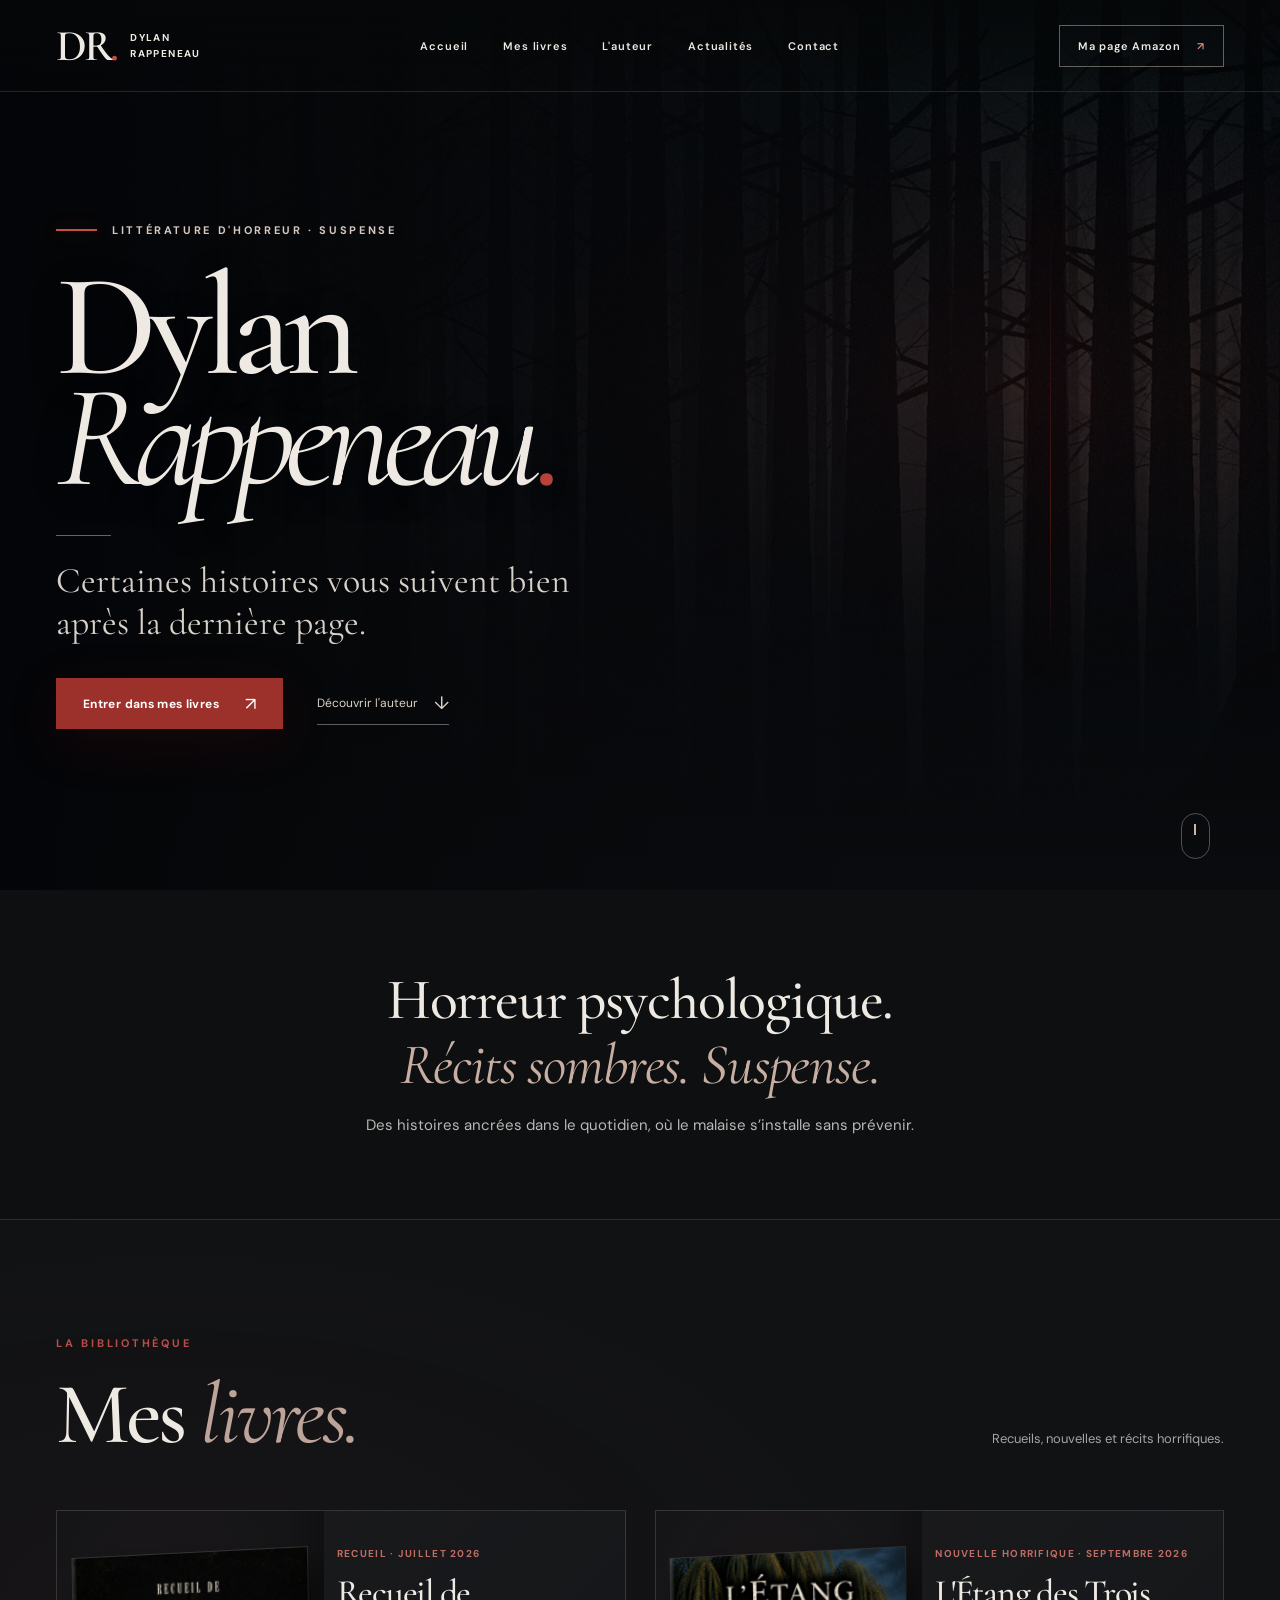
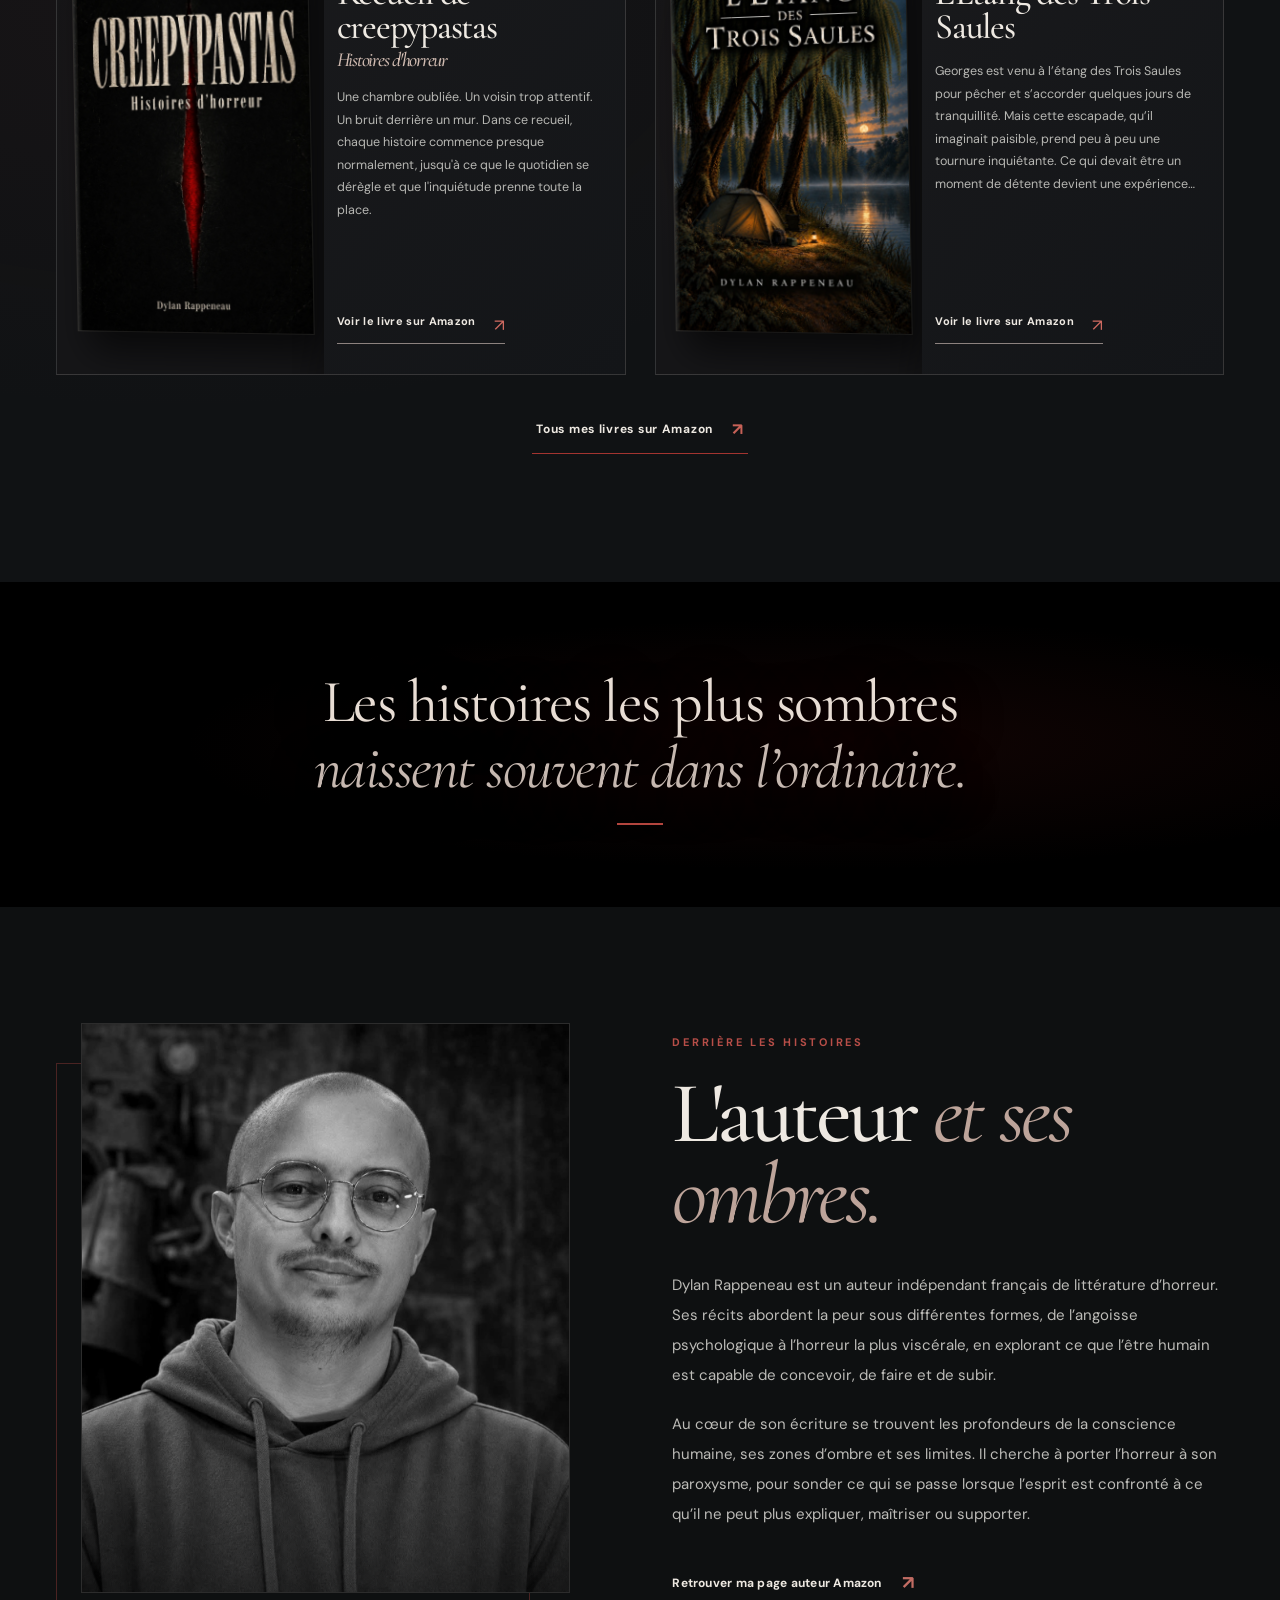
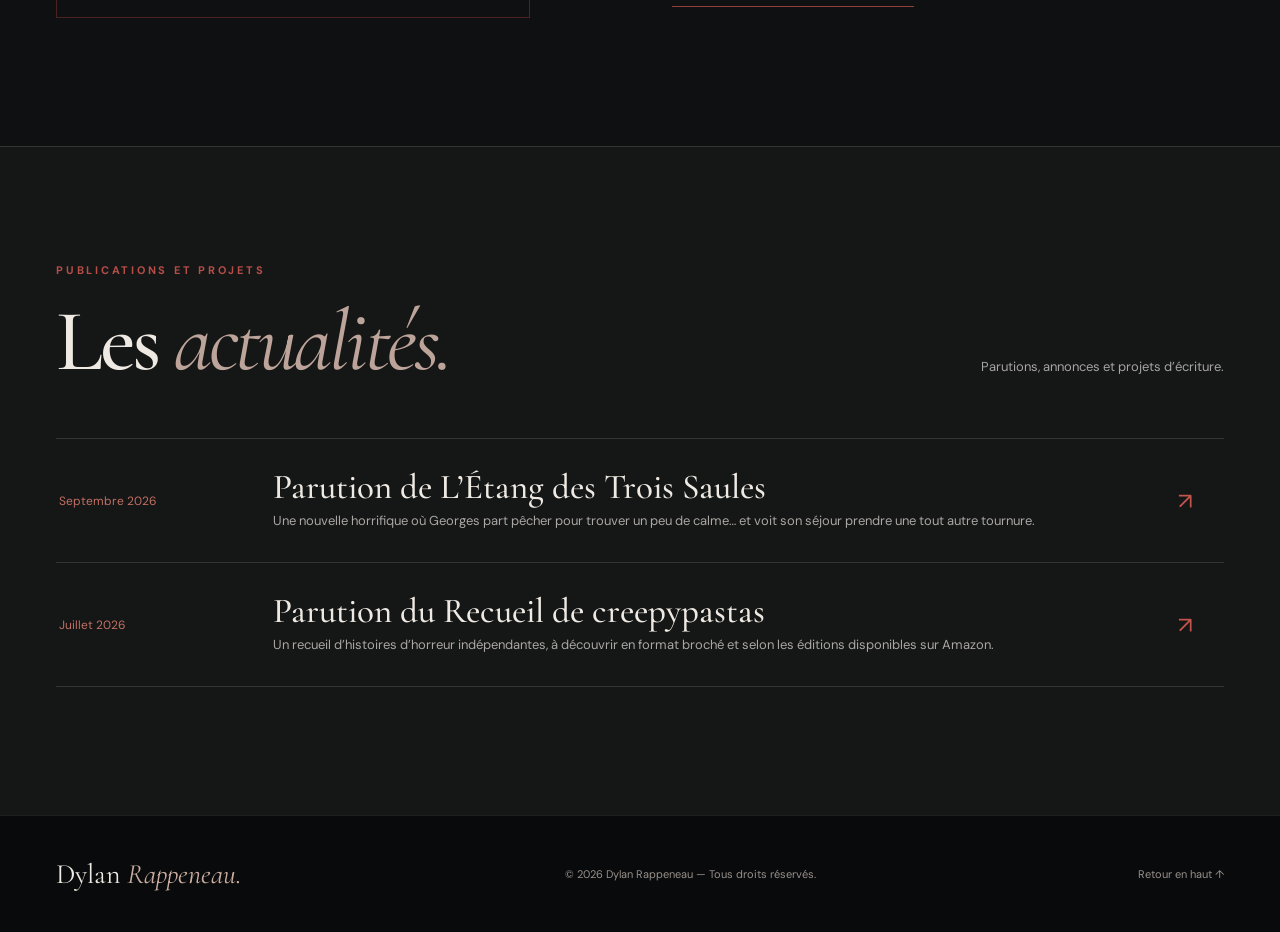
<file: index.html>
<!doctype html>
<html lang="fr">
<head>
<meta charset="utf-8"><meta name="viewport" content="width=device-width, initial-scale=1">
<meta name="theme-color" content="#090b0d"><meta name="description" content="Dylan Rappeneau, auteur français de littérature d’horreur. Découvrez son recueil de creepypastas et sa nouvelle L’Étang des Trois Saules.">
<meta property="og:type" content="website"><meta property="og:locale" content="fr_FR"><meta property="og:title" content="Dylan Rappeneau | Auteur de littérature d'horreur"><meta property="og:description" content="Entrez dans un univers de récits troublants. Découvrez les livres de Dylan Rappeneau.">
<title>Dylan Rappeneau — Site officiel | Littérature d'horreur</title>
<link rel="icon" href="favicon.svg" type="image/svg+xml">
<link rel="preconnect" href="https://fonts.googleapis.com"><link rel="preconnect" href="https://fonts.gstatic.com" crossorigin>
<link href="https://fonts.googleapis.com/css2?family=Cormorant+Garamond:ital,wght@0,400;0,500;0,600;1,400;1,500&family=DM+Sans:wght@400;500;600;700&display=swap" rel="stylesheet">
<link rel="stylesheet" href="style.css"><script src="content.js" defer></script><script src="app.js" defer></script>
<script type="application/ld+json">{"@context":"https://schema.org","@type":"Person","name":"Dylan Rappeneau","jobTitle":"Auteur","description":"Auteur français indépendant de littérature d'horreur","sameAs":["https://www.amazon.fr/stores/Dylan-Rappeneau/author/B0H6Y8QF9T"]}</script>
</head>
<body>
<a class="skip-link" href="#contenu">Aller au contenu</a>
<div class="reading-progress" id="readingProgress" aria-hidden="true"></div>
<header class="site-header" id="top">
 <div class="header-inner container">
 <a href="#top" class="brand" aria-label="Dylan Rappeneau, retour à l'accueil"><span class="brand-mark">DR<span class="brand-dot">.</span></span><span class="brand-wordmark">Dylan<br>Rappeneau</span></a>
 <nav id="mainNav" class="main-nav" aria-label="Navigation principale"><a href="#top">Accueil</a><a href="#livres">Mes livres</a><a href="#auteur">L'auteur</a><a href="#actualites">Actualités</a><button type="button" class="nav-contact" id="openContact" aria-haspopup="dialog" aria-controls="contactDialog">Contact</button></nav>
 <a class="header-cta" id="headerAmazon" href="https://www.amazon.fr/stores/Dylan-Rappeneau/author/B0H6Y8QF9T" target="_blank" rel="noopener noreferrer">Ma page Amazon <span aria-hidden="true">↗</span></a>
 <button type="button" id="menuButton" class="menu-button" aria-controls="mainNav" aria-expanded="false" aria-label="Ouvrir le menu"><span></span><span></span><span></span></button>
 </div>
</header>
<main id="contenu">
<section class="hero" id="accueil" aria-label="Accueil de Dylan Rappeneau">
 <div class="hero-image" aria-hidden="true"></div><div class="hero-nightfall" aria-hidden="true"></div><div class="hero-streak" aria-hidden="true"></div>
 <div class="hero-content container">
  <div class="hero-copy"><p class="hero-eyebrow"><span class="red-rule"></span><span id="heroOverline">LITTÉRATURE D'HORREUR · SUSPENSE</span></p>
  <h1>Dylan <em>Rappeneau<span class="h1-period">.</span></em></h1>
  <div class="hero-divider"></div>
  <p class="hero-lead" id="tagline">Certaines histoires vous suivent bien après la dernière page.</p>
  <div class="hero-actions"><a class="btn btn-red" href="#livres">Entrer dans mes livres <span aria-hidden="true">↗</span></a><a class="link-quiet" href="#auteur">Découvrir l'auteur <span aria-hidden="true">↓</span></a></div></div>
 
 </div>
 <a class="scroll-down" href="#livres" aria-label="Faire défiler vers la présentation"><span></span></a>
</section>
<section id="intro" class="manifesto-section"><div class="container manifesto-layout"><h2>Horreur psychologique.<br><em>Récits sombres. Suspense.</em></h2><p class="manifesto-copy">Des histoires ancrées dans le quotidien, où le malaise s’installe sans prévenir.</p></div></section>
<section id="livres" class="books-section section-space">
 <div class="container"><div class="section-top"><div><p class="section-kicker">LA BIBLIOTHÈQUE</p><h2>Mes <em>livres.</em></h2></div><p>Recueils, nouvelles et récits horrifiques.</p></div><div id="booksGrid" class="books-grid"></div><div class="books-foot"><a id="allBooksLink" href="https://www.amazon.fr/stores/Dylan-Rappeneau/author/B0H6Y8QF9T" target="_blank" rel="noopener noreferrer">Tous mes livres sur Amazon <span aria-hidden="true">↗</span></a></div></div>
</section>
<section class="interlude interlude-silence" aria-label="Une pensée sur la peur"><div class="interlude-scene" aria-hidden="true"></div><div class="interlude-glow" aria-hidden="true"></div><div class="container interlude-content"><p class="interlude-line">Les histoires les plus sombres<br><em>naissent souvent dans l’ordinaire.</em></p><span class="interlude-rule" aria-hidden="true"></span></div></section>
<section id="auteur" class="author-section section-space"><div class="container author-layout"><div class="author-visual"><div class="author-frame" id="portrait-frame"><div class="author-default-art author-forest-art" aria-hidden="true"><div class="art-light"></div></div></div></div><div class="author-text"><p class="section-kicker">DERRIÈRE LES HISTOIRES</p><h2>L'auteur <em>et ses ombres.</em></h2><div id="biography" class="bio-copy"></div><a id="authorAmazon" class="text-link" href="https://www.amazon.fr/stores/Dylan-Rappeneau/author/B0H6Y8QF9T" target="_blank" rel="noopener noreferrer">Retrouver ma page auteur Amazon <span aria-hidden="true">↗</span></a></div></div></section>
<section id="actualites" class="news-section section-space"><div class="container"><div class="section-top"><div><p class="section-kicker">PUBLICATIONS ET PROJETS</p><h2>Les <em>actualités.</em></h2></div><p>Parutions, annonces et projets d’écriture.</p></div><div id="newsList" class="news-list"></div></div></section>

</main>
<footer class="footer"><div class="container footer-inner"><a href="#top" class="footer-name">Dylan <em>Rappeneau.</em></a><p>© <span id="year">2026</span> Dylan Rappeneau — Tous droits réservés.</p><a href="#top" class="backtop">Retour en haut ↑</a></div></footer>

<div class="contact-overlay" id="contactOverlay" hidden>
 <div class="contact-dialog" id="contactDialog" role="dialog" aria-modal="true" aria-labelledby="contactDialogTitle" aria-describedby="contactDialogDescription" tabindex="-1">
  <button type="button" class="contact-close" id="closeContact" aria-label="Fermer la fenêtre de contact">×</button>
  <p class="section-kicker">UN MOT, UNE QUESTION, UNE PROPOSITION ?</p>
  <h2 id="contactDialogTitle">Prenons <em>contact.</em></h2>
  <p class="contact-intro" id="contactDialogDescription">Lecteurs, chroniqueurs, journalistes ou professionnels : ce formulaire est à votre disposition pour m'écrire.</p>
  <form id="contactForm" class="contact-modal-form" method="POST" novalidate>
   <div class="contact-form-row">
    <div class="field"><label for="contactName">Votre nom <span aria-hidden="true">*</span></label><input id="contactName" name="name" autocomplete="name" required maxlength="100" placeholder="Votre nom"></div>
    <div class="field"><label for="contactReply">Votre adresse e-mail <span aria-hidden="true">*</span></label><input id="contactReply" name="email" type="email" autocomplete="email" required maxlength="254" placeholder="vous@exemple.fr"></div>
   </div>
   <div class="field"><label for="contactPurpose">Motif du message</label><select id="contactPurpose" name="motif"><option value="Message de lecteur">Message de lecteur</option><option value="Chronique / presse">Chronique / presse</option><option value="Collaboration professionnelle">Collaboration professionnelle</option><option value="Autre demande">Autre demande</option></select></div>
   <div class="field"><label for="contactMessage">Votre message <span aria-hidden="true">*</span></label><textarea id="contactMessage" name="message" rows="5" required maxlength="5000" placeholder="Votre message..."></textarea></div>
   <div class="contact-trap" aria-hidden="true"><label for="contactWebsite">Laissez ce champ vide</label><input type="text" name="_gotcha" id="contactWebsite" tabindex="-1" autocomplete="off"></div>
   <p class="contact-privacy">Vos coordonnées servent uniquement à vous répondre. Le message sera transmis via le service Formspree. <a href="https://formspree.io/legal/privacy-policy/" target="_blank" rel="noopener noreferrer">Confidentialité du prestataire ↗</a></p>
   <div class="contact-form-bottom"><button class="btn btn-red contact-send" id="contactSend" type="submit">Envoyer mon message <span aria-hidden="true">↗</span></button><p class="contact-status" id="contactStatus" role="status" aria-live="polite"></p></div>
  </form>
 </div>
</div>
</body>
</html>
</file>
<file: style.css>
:root{--black:#090b0d;--pitch:#08090b;--deep:#111316;--surface:#17191b;--silver:#eee9e2;--gray:#a4a4a2;--muted:#747575;--blood:#a33430;--blood-bright:#c74e43;--rule:rgba(239,234,225,.14);--serif:'Cormorant Garamond',Georgia,'Times New Roman',serif;--sans:'DM Sans',Arial,sans-serif}
*{box-sizing:border-box}html{scroll-behavior:smooth;scroll-padding-top:90px}body{margin:0;color:var(--silver);background:var(--black);font-family:var(--sans);-webkit-font-smoothing:antialiased;overflow-x:hidden}a{color:inherit;text-decoration:none}button,input,textarea{font:inherit}button{cursor:pointer}::selection{background:#9e372d;color:#fff}.container{width:min(1240px,calc(100% - 112px));margin-inline:auto}.skip-link{position:absolute;z-index:500;left:10px;top:-100px;background:#fff;color:#000;padding:12px}.skip-link:focus{top:10px}.reading-progress{position:fixed;z-index:101;top:0;left:0;height:2px;width:0;background:var(--blood-bright);transition:width .04s}.site-header{position:absolute;top:0;left:0;width:100%;z-index:100;border-bottom:1px solid rgba(255,255,255,.12);background:linear-gradient(180deg,rgba(5,7,8,.75),rgba(5,7,8,.04))}.header-inner{height:91px;display:flex;align-items:center;justify-content:space-between;gap:32px}.brand{display:flex;align-items:center;gap:14px;flex:none}.brand-mark{font-family:var(--serif);font-weight:600;letter-spacing:-.075em;font-size:44px;line-height:1}.brand-dot{color:var(--blood-bright)}.brand-wordmark{font-size:10px;font-weight:700;letter-spacing:.14em;text-transform:uppercase;line-height:1.6}.main-nav{display:flex;align-items:center;gap:35px}.main-nav a,.main-nav button.nav-contact,.header-cta{font-size:11px;letter-spacing:.075em;font-weight:600;transition:color .2s}.main-nav a:hover,.header-cta:hover,.text-link:hover{color:#d37870}.header-cta{border:1px solid rgba(235,226,218,.4);padding:13px 18px;white-space:nowrap}.header-cta span{color:#d88880;margin-left:13px}.menu-button{display:none}.hero{position:relative;isolation:isolate;min-height:780px;height:min(890px,100svh);max-height:1000px;overflow:hidden;background:#0c0e10}.hero-image{position:absolute;inset:0;background-image:url('assets/foret-nocturne.jpg');background-position:center 48%;background-size:cover;transform:scale(1.035);animation:hero-enter 1.7s ease-out both}.hero-nightfall{position:absolute;inset:0;background:linear-gradient(90deg,rgba(4,5,8,.98) 1%,rgba(6,7,9,.88) 23%,rgba(8,9,12,.58) 55%,rgba(6,8,10,.24) 85%),linear-gradient(180deg,rgba(4,5,7,.27),rgba(4,5,7,.02) 45%,#0b0c0f 99%),radial-gradient(ellipse at 79% 43%,rgba(125,36,34,.17),transparent 40%)}.hero-streak{position:absolute;right:17.9%;top:24%;height:50%;width:1px;background:linear-gradient(transparent,rgba(182,54,46,.25),rgba(201,53,40,.52),transparent);filter:blur(.5px);box-shadow:0 0 42px 14px rgba(141,29,25,.045);opacity:.6}.hero-content{height:100%;display:flex;flex-direction:column;justify-content:center;position:relative;z-index:2;padding-top:82px}.hero-copy{max-width:820px;transform:translateY(-10px)}.hero-eyebrow{display:flex;align-items:center;gap:15px;margin:0 0 35px;color:#d5c7bf;font-size:11px;letter-spacing:.24em;font-weight:700}.red-rule{width:41px;height:2px;background:var(--blood-bright);box-shadow:0 0 16px rgba(190,63,54,.35)}h1,h2,h3,p{margin-top:0}h1,h2,h3{font-family:var(--serif);font-weight:500}h1{font-size:clamp(92px,11.4vw,174px);line-height:.76;letter-spacing:-.062em;margin-bottom:0;text-shadow:0 8px 48px rgba(0,0,0,.15)}h1 em{display:block;font-weight:400;padding-bottom:.10em;letter-spacing:-.071em}h1 .h1-period{color:#b6433a;font-style:normal}.hero-divider{width:55px;height:1px;background:#ad4641;margin:27px 0 24px}.hero-lead{font-family:var(--serif);font-size:clamp(25px,2.8vw,39px);line-height:1.17;color:#d7d1c9;font-weight:400;max-width:540px;margin-bottom:34px}.hero-actions{display:flex;align-items:center;gap:34px}.btn{display:inline-flex;justify-content:center;align-items:center;gap:26px;min-height:51px;padding:0 26px;font-size:12px;letter-spacing:.03em;font-weight:700;transition:transform .2s,background .2s,border-color .2s}.btn:hover{transform:translateY(-2px)}.btn-red{background:#9c302b;color:white;border:1px solid #9c302b;box-shadow:0 14px 50px rgba(94,11,6,.2)}.btn-red:hover{background:#b54039}.btn span,.link-quiet span{font-size:18px;font-weight:400}.link-quiet{font-size:12px;color:#ddd1c6;border-bottom:1px solid rgba(255,255,255,.35);padding:9px 0;display:inline-flex;align-items:center;gap:16px}.link-quiet:hover{color:white;border-color:white}.hero-bottom{position:absolute;left:0;bottom:24px;font-family:var(--serif);font-style:italic;font-size:20px;color:#ded2c59e;margin:0}.scroll-down{position:absolute;bottom:31px;right:5.5%;z-index:3;height:46px;width:29px;border-radius:20px;border:1px solid #c2aaa26c;display:flex;align-items:flex-start;justify-content:center;padding-top:10px}.scroll-down span{width:2px;height:11px;background:#c8b6aa;animation:scroll 1.7s ease-in-out infinite}.manifesto-section{background:#0d0f10;border-bottom:1px solid var(--rule);padding:116px 0 112px}.manifesto-layout{max-width:980px;text-align:center}.manifesto-overline,.section-kicker{font-size:11px;letter-spacing:.25em;text-transform:uppercase;color:#b74e48;font-weight:700;margin-bottom:24px}.manifesto-layout h2{font-size:clamp(40px,5.4vw,72px);line-height:1.07;letter-spacing:-.025em;margin:0 0 21px}.manifesto-layout h2 em{color:#c8aea2;font-weight:400}.manifesto-copy{font-size:15px;line-height:1.95;max-width:620px;margin:0 auto;color:#b9b8b6}.section-space{padding:116px 0 128px}.section-top{display:flex;justify-content:space-between;align-items:end;gap:25px;margin-bottom:55px}.section-top h2,.author-text h2,.contact-layout h2{font-size:clamp(57px,6.8vw,91px);line-height:.94;letter-spacing:-.04em;margin:0}.section-top h2 em,.author-text h2 em,.contact-layout h2 em{color:#bda49a;font-weight:400}.section-top>p{font-size:13px;color:#a6a5a3;line-height:1.8;margin:0 0 5px}.books-section{background:radial-gradient(ellipse at 14% 40%,rgba(93,37,36,.09),transparent 50%),#101214}.books-grid{display:grid;grid-template-columns:repeat(2,minmax(0,1fr));gap:29px}.book-card{border:1px solid rgba(242,231,223,.14);background:linear-gradient(135deg,#1b1b1d,#131518);min-width:0;position:relative;overflow:hidden;display:grid;grid-template-columns:44% 56%;min-height:400px;transition:border .25s,transform .25s,box-shadow .25s}.book-card:hover{transform:translateY(-5px);border-color:rgba(174,84,72,.58);box-shadow:0 22px 70px rgba(0,0,0,.27)}.book-art{display:flex;align-items:center;justify-content:center;position:relative;padding:30px 18px;overflow:hidden;background:radial-gradient(ellipse at 50% 38%,rgba(130,67,52,.16),transparent 50%),linear-gradient(90deg,#121316,#22201f 52%,#111316)}.book-art:after{content:'';position:absolute;inset:0;background:linear-gradient(90deg,transparent 70%,rgba(0,0,0,.37));pointer-events:none}.book-object{width:min(100%,188px);aspect-ratio:2/3;position:relative;box-shadow:13px 19px 25px rgba(0,0,0,.65),-2px 2px 8px rgba(0,0,0,.2);transform:perspective(800px) rotateY(-8deg) rotateZ(-1deg);transition:transform .35s}.book-card:hover .book-object{transform:perspective(800px) rotateY(0deg) translateY(-5px)}.book-object:before{content:'';position:absolute;z-index:2;top:0;bottom:0;left:0;width:9px;background:linear-gradient(90deg,rgba(255,255,255,.15),rgba(0,0,0,.25),transparent);pointer-events:none}.book-object img{position:absolute;inset:0;width:100%;height:100%;object-fit:fill;z-index:1}.book-fallback{position:absolute;inset:0;text-align:center;display:flex;flex-direction:column;align-items:center;justify-content:center;padding:18px 12px;background:linear-gradient(132deg,#090a0c,#1a1718 52%,#08090b);border:1px solid #423a38}.book-fallback:before{content:'';position:absolute;inset:10px;border:1px solid rgba(187,107,95,.26)}.book-fallback .slash{position:absolute;top:9%;left:49%;height:44%;width:2px;background:linear-gradient(transparent,#ad3834,#290908,transparent);box-shadow:0 0 21px 7px rgba(159,36,32,.14);transform:rotate(6deg)}.book-fallback strong{font-family:var(--serif);font-weight:500;font-size:clamp(20px,2.3vw,31px);line-height:.97;z-index:1;text-shadow:0 2px 12px #000}.book-fallback small{font-family:var(--serif);font-size:10px;letter-spacing:.13em;z-index:1;margin-top:18px;color:#d1b8b3}.book-copy{padding:37px 28px 28px 18px;display:flex;flex-direction:column;align-items:flex-start;min-width:0}.book-category{font-size:10px;letter-spacing:.13em;text-transform:uppercase;color:#c16c63;font-weight:700;margin-bottom:16px}.book-copy h3{font-size:clamp(30px,3vw,43px);line-height:.95;letter-spacing:-.035em;margin:0 0 16px}.book-copy h3 span{display:block;font-size:20px;margin-top:7px;color:#d0bbb1;font-style:italic}.book-summary{font-size:12px;line-height:1.85;color:#b7b7b3;margin:0 0 18px;display:-webkit-box;-webkit-line-clamp:6;-webkit-box-orient:vertical;overflow:hidden}.book-prices{display:flex;flex-wrap:wrap;gap:10px 16px;font-size:11px;color:#e6d3c7;margin-top:auto;padding:4px 0 14px}.book-link{border-bottom:1px solid rgba(221,202,196,.6);padding-bottom:7px;font-size:11px;font-weight:700;letter-spacing:.03em;display:inline-flex;justify-content:space-between;gap:18px;margin-top:auto}.book-link span{font-size:17px;font-weight:400;color:#cf6a61}.books-foot{display:flex;justify-content:center;margin-top:43px}.books-foot a{font-size:12px;font-weight:700;letter-spacing:.06em;border-bottom:1px solid var(--blood);padding:0 4px 13px;display:flex;align-items:center;gap:19px}.books-foot span{color:#c66157;font-size:17px}.interlude{min-height:456px;position:relative;isolation:isolate;background:#0b0e0e;display:flex;align-items:center;text-align:center;overflow:hidden}.interlude-scene{position:absolute;inset:0;background-image:linear-gradient(90deg,rgba(5,6,8,.85),rgba(6,8,9,.52),rgba(5,6,8,.8)),linear-gradient(0deg,#090c0d,transparent 50%,#090c0d),url('assets/foret-nocturne.jpg');background-size:cover;background-position:center 46%;filter:contrast(1.11)}.interlude-content{position:relative;z-index:1;padding:70px 0}.big-quote-mark{font-family:var(--serif);font-size:78px;color:#b8433b;line-height:.6}.interlude blockquote{font-family:var(--serif);font-style:italic;line-height:1.1;font-size:clamp(37px,5vw,64px);max-width:900px;margin:15px auto 23px;text-shadow:0 5px 20px #000}.interlude-rule{display:block;height:2px;width:44px;background:#b34741;margin:35px auto 0}.author-section{background:#0e1011}.author-layout{display:grid;grid-template-columns:44% 1fr;align-items:center;gap:clamp(60px,8vw,125px)}.author-visual{padding:0 0 25px 25px;position:relative}.author-visual:before{content:'';position:absolute;inset:40px 40px 0 0;border:1px solid rgba(172,66,61,.38)}.author-frame{width:100%;height:560px;position:relative;overflow:hidden;background:linear-gradient(0deg,rgba(6,7,8,.3),rgba(6,7,8,.08)),url('assets/portrait-atmosphere.jpg') center/cover;border:1px solid rgba(241,226,212,.12);filter:saturate(.75)}.author-default-art{position:absolute;inset:0;display:flex;align-items:center;justify-content:center}.art-light{position:absolute;width:260px;height:380px;border-radius:50%;background:radial-gradient(ellipse,rgba(139,54,46,.12),transparent 69%);filter:blur(16px)}.author-default-art span{font-family:var(--serif);font-size:180px;letter-spacing:-.1em;font-style:italic;color:rgba(239,229,218,.16);text-shadow:0 12px 35px #000}.author-frame img.author-photo{position:absolute;inset:0;width:100%;height:100%;object-fit:cover;z-index:2;filter:grayscale(.3) brightness(.88)}.author-text h2{max-width:510px;margin-bottom:34px}.bio-copy{max-width:565px;color:#bcbbb7;font-size:15px;line-height:2}.bio-copy p{margin-bottom:19px}.text-link{display:inline-flex;gap:20px;align-items:center;font-size:12px;letter-spacing:.02em;font-weight:700;margin-top:22px;padding-bottom:11px;border-bottom:1px solid rgba(182,78,69,.78)}.text-link span{font-size:19px;color:#c16c63}.news-section{background:#151616;border-top:1px solid var(--rule)}.news-list{border-top:1px solid var(--rule)}.news-row{padding:31px 18px 31px 3px;border-bottom:1px solid var(--rule);display:grid;grid-template-columns:190px 1fr 40px;gap:24px;align-items:center;transition:background .2s}.news-row:hover{background:rgba(255,255,255,.025)}.news-date{color:#c07064;font-size:12px}.news-row h3{font-size:35px;line-height:1;margin:0 0 6px}.news-row p{font-size:13px;color:#aaa7a4;line-height:1.55;margin:0}.news-arrow{font-size:23px;color:#aa443b}.contact-section{padding:105px 0;background:#101214}.contact-layout{display:grid;grid-template-columns:1fr 1fr;gap:100px}.contact-layout h2{margin-bottom:25px}.contact-layout p:not(.section-kicker){font-size:14px;color:#b3b2b0;line-height:1.8;max-width:400px}.btn-outline{border:1px solid #7c615c;margin-top:16px}.contact-form{display:grid;gap:9px}.contact-form label{font-size:11px;color:#c8bbb2;letter-spacing:.07em}.contact-form input,.contact-form textarea{width:100%;background:#1b1d1e;color:#fff;border:1px solid #474344;border-radius:0;padding:12px;font-size:14px;outline:none}.contact-form input:focus,.contact-form textarea:focus{border-color:#a4403a}.contact-form button{justify-self:start;margin-top:14px}.contact-explanation{font-size:11px!important;margin:6px 0}.footer{padding:41px 0;background:#090a0b;border-top:1px solid rgba(240,231,220,.09)}.footer-inner{display:flex;align-items:center;justify-content:space-between;gap:20px}.footer-name{font-family:var(--serif);font-size:28px}.footer-name em{color:#c9ada0}.footer-inner p,.backtop{font-size:11px;color:#98918c;margin:0}.backtop:hover{color:#fff}[hidden]{display:none!important}
@keyframes scroll{0%{transform:translateY(0);opacity:1}70%{transform:translateY(14px);opacity:.1}100%{transform:translateY(0);opacity:1}}@keyframes hero-enter{from{transform:scale(1.09);filter:brightness(.4)}to{transform:scale(1.035);filter:brightness(1)}}
@media(max-width:1050px){.container{width:min(100% - 64px,1240px)}.main-nav{gap:18px}.book-card{grid-template-columns:43% 57%;min-height:355px}.book-copy{padding:30px 16px 20px 4px}.book-object{max-width:160px}.book-summary{-webkit-line-clamp:4}.author-frame{height:495px}.author-layout{gap:55px}}
@media(max-width:760px){html{scroll-padding-top:68px}.container{width:calc(100% - 40px)}.site-header{background:rgba(5,6,8,.92)}.header-inner{height:70px;gap:16px}.brand-mark{font-size:39px}.brand-wordmark{font-size:9px}.header-cta{margin-left:auto;padding:10px 11px;font-size:9px;letter-spacing:0}.header-cta span{margin-left:5px}.menu-button{display:flex;border:0;padding:8px 0 8px 9px;gap:5px;background:transparent;flex-direction:column;justify-content:center}.menu-button span{width:24px;height:2px;background:#efe4df;display:block;transition:transform .2s,opacity .2s}.menu-button.open span:first-child{transform:translateY(7px) rotate(45deg)}.menu-button.open span:nth-child(2){opacity:0}.menu-button.open span:last-child{transform:translateY(-7px) rotate(-45deg)}.main-nav{display:none;position:absolute;top:70px;left:0;right:0;background:#0e1011;padding:25px 25px 30px;flex-direction:column;align-items:stretch;gap:0;border-bottom:1px solid #493333;box-shadow:0 25px 50px #0008}.main-nav.open{display:flex}.main-nav a{font-size:15px;padding:14px 0;border-bottom:1px solid #ffffff14}.hero{min-height:670px;height:88svh;max-height:840px}.hero-image{background-position:64% center}.hero-nightfall{background:linear-gradient(90deg,rgba(5,6,8,.97) 0%,rgba(5,6,8,.65) 76%,rgba(5,6,8,.4)),linear-gradient(0deg,#0b0c0f,transparent 36%,transparent 68%,#07090bad)}.hero-content{padding-top:62px}.hero-copy{transform:translateY(-10px)}.hero-eyebrow{font-size:9px;letter-spacing:.15em;gap:10px;margin-bottom:29px}.red-rule{width:27px}h1{font-size:clamp(70px,14vw,114px);line-height:.84;letter-spacing:-.06em}h1 em{letter-spacing:-.065em}.hero-divider{margin:23px 0 21px}.hero-lead{font-size:28px;max-width:370px}.hero-actions{gap:19px;flex-wrap:wrap}.btn{padding:0 17px;gap:13px;min-height:48px;font-size:11px}.link-quiet{font-size:11px}.hero-bottom{font-size:15px;bottom:28px}.scroll-down{display:none}.manifesto-section{padding:83px 0}.manifesto-layout h2{font-size:clamp(39px,8vw,63px)}.manifesto-copy{font-size:13px}.section-space{padding:83px 0}.section-top{align-items:flex-start;flex-direction:column;gap:17px;margin-bottom:33px}.section-top h2,.author-text h2{font-size:clamp(53px,10vw,75px)}.section-top>p{font-size:12px}.books-grid{grid-template-columns:1fr;gap:19px}.book-card{min-height:340px;grid-template-columns:42% 58%}.book-art{padding:23px 12px}.book-object{max-width:160px}.book-copy{padding:27px 16px 23px 8px}.book-category{font-size:9px;margin-bottom:13px}.book-copy h3{font-size:clamp(30px,7vw,42px)}.book-summary{font-size:12px;line-height:1.7;-webkit-line-clamp:5}.interlude{min-height:380px}.interlude blockquote{font-size:43px}.author-layout{grid-template-columns:1fr;gap:48px}.author-visual{max-width:430px;width:100%;margin-inline:auto;padding:0 0 20px 20px}.author-frame{height:420px}.author-text h2{margin-bottom:22px}.bio-copy{font-size:14px}.news-row{grid-template-columns:1fr 25px;gap:7px 15px}.news-date{grid-column:1/-1}.news-row h3{font-size:29px}.contact-layout{grid-template-columns:1fr;gap:35px}.footer-inner{flex-wrap:wrap}.footer-inner p{order:3;flex-basis:100%}}
@media(max-width:420px){.container{width:calc(100% - 32px)}h1{font-size:clamp(65px,15.1vw,86px)}.hero-lead{font-size:25px}.brand-wordmark{display:none}.book-art{padding:15px 10px}.book-card{min-height:350px}.book-object{max-width:138px}.book-copy{padding:23px 10px 21px 0}.book-copy h3{font-size:30px}.book-summary{-webkit-line-clamp:5;font-size:11px}.book-fallback strong{font-size:20px}.book-link{font-size:10px}}
@media(prefers-reduced-motion:reduce){html{scroll-behavior:auto}*,*:before,*:after{animation:none!important;transition:none!important}}

/* Ajustements éditoriaux — octobre 2026 */
.hero-bottom{display:none!important}
.manifesto-section{padding:78px 0 80px}
.manifesto-layout h2{font-size:clamp(36px,4.5vw,61px);line-height:1.12;letter-spacing:-.02em;margin-bottom:16px}
.manifesto-copy{max-width:640px;font-size:15px;line-height:1.7}
.interlude-silence{min-height:270px;background:#090b0d}
.interlude-silence .interlude-scene{background-position:center 57%;filter:brightness(.65) contrast(1.12)}
.interlude-glow{position:absolute;inset:0;background:radial-gradient(ellipse at 64% 50%,rgba(123,31,27,.15),transparent 55%);pointer-events:none}
.author-forest-art span{display:none!important}
.author-forest-art:after{content:'';position:absolute;inset:0;background:linear-gradient(180deg,rgba(12,12,13,.15),rgba(0,0,0,.45)),url('assets/foret-nocturne.jpg') center 56%/cover;filter:saturate(.65);pointer-events:none}
.book-object img{object-fit:cover}
@media(max-width:760px){.manifesto-section{padding:58px 0 62px}.manifesto-layout h2{font-size:clamp(33px,7.7vw,49px)}.interlude-silence{min-height:175px}}

/* Version validée : accroche dans le bandeau, photographie et couvertures réelles */
.interlude.interlude-silence{min-height:325px}
.interlude-silence .interlude-content{padding:70px 0 65px;display:flex;flex-direction:column;align-items:center;gap:23px}
.interlude-line{font-family:var(--serif);font-size:clamp(37px,4.7vw,68px);font-weight:400;line-height:1.09;letter-spacing:-.025em;color:#e8ddd4;margin:0;text-align:center;text-shadow:0 9px 48px #050505}
.interlude-line em{color:#c6b8b0;font-weight:400}
.interlude-silence .interlude-rule{height:2px;width:46px;margin:0;background:#b3453e}
.author-frame{display:flex;align-items:center;justify-content:center;background:#0c0f10}
.author-frame img.author-photo{position:relative;inset:auto;width:min(72%,310px);height:auto;aspect-ratio:1/1;object-fit:cover;display:block;border:1px solid #7c716b;outline:1px solid rgba(210,175,154,.22);outline-offset:9px;box-shadow:0 28px 75px rgba(0,0,0,.82);filter:grayscale(1) contrast(1.08) brightness(.91);z-index:4}
.author-default-art.author-forest-art:after{filter:brightness(.54) saturate(.5)}
.book-object img{object-fit:cover}
@media (max-width:760px){.interlude.interlude-silence{min-height:260px}.interlude-silence .interlude-content{padding:55px 0}.interlude-line{font-size:clamp(33px,8.4vw,48px)}.author-frame img.author-photo{width:min(65%,270px)}}

/* FINAL — Couvertures originales grand format & portrait auteur pleine hauteur */
.book-card{
  grid-template-columns:47% 53%;
  min-height:465px;
}
.book-art{
  padding:19px 13px;
  background:radial-gradient(ellipse at 42% 40%,rgba(91,44,44,.14),transparent 62%),#151517;
}
.book-art:after{background:linear-gradient(90deg,transparent 88%,rgba(0,0,0,.20))}
.book-object{
  width:min(100%,237px);
  max-width:none;
  aspect-ratio:992/1586;
  box-shadow:12px 20px 35px rgba(0,0,0,.62),0 0 0 1px rgba(242,230,210,.15);
}
.book-object img{object-fit:cover}
.book-copy{padding:36px 24px 30px 13px}
.book-copy h3{font-size:clamp(30px,2.8vw,41px)}
.book-summary{font-size:12.5px;line-height:1.8}
.author-frame{
  display:block;
  height:570px;
  background:#101214;
}
.author-frame .author-default-art{display:none}
.author-frame img.author-photo{
  position:absolute;
  inset:0;
  display:block;
  width:100%;
  height:100%;
  max-width:none;
  aspect-ratio:auto;
  object-fit:cover;
  object-position:center 47%;
  filter:grayscale(1) contrast(1.065) brightness(.94);
  border:none;
  outline:none;
  box-shadow:none;
  z-index:2;
}
.author-frame:after{
  content:'';
  position:absolute;
  z-index:3;
  inset:0;
  pointer-events:none;
  background:linear-gradient(0deg,rgba(8,9,10,.24),transparent 30%);
}
.interlude-line{max-width:960px;margin-inline:auto;font-size:clamp(36px,4.7vw,67px)}
@media(max-width:1120px){
 .book-card{grid-template-columns:46% 54%;min-height:415px}
 .book-object{width:min(100%,205px);max-width:none}
 .book-art{padding:16px 10px}
 .book-copy{padding:26px 15px 24px 7px}
 .book-copy h3{font-size:clamp(26px,3vw,36px)}
 .book-summary{-webkit-line-clamp:6}
 .author-frame{height:510px}
}
@media(max-width:760px){
 .book-card{grid-template-columns:45% 55%;min-height:410px}
 .book-object{width:min(100%,218px);max-width:none}
 .book-copy{padding:27px 20px 25px 12px}
 .book-copy h3{font-size:clamp(30px,5.8vw,40px)}
 .author-frame{height:480px}
 .author-frame img.author-photo{width:100%;height:100%;object-position:center 45%}
 .interlude-line{font-size:clamp(33px,7vw,50px)}
}
@media(max-width:470px){
 .book-card{grid-template-columns:47% 53%;min-height:355px}
 .book-object{width:min(100%,180px);max-width:none}
 .book-art{padding:12px 9px}
 .book-copy{padding:21px 12px 19px 5px}
 .book-copy h3{font-size:clamp(25px,7.3vw,34px)}
 .book-summary{font-size:11px;line-height:1.66;-webkit-line-clamp:5}
 .author-frame{height:410px}
 .interlude-line{font-size:clamp(31px,7.6vw,41px)}
}


/* Navigation & liens d'actualités actifs */
.main-nav button.nav-contact{appearance:none;background:none;border:0;padding:0;color:inherit;font-family:inherit;cursor:pointer;transition:color .2s}
.main-nav button.nav-contact:hover{color:#d37870}
.book-card{scroll-margin-top:48px}
.news-arrow{display:grid;place-items:center;width:42px;height:42px;justify-self:end;color:#c4554c;text-decoration:none;border:1px solid transparent;transition:color .2s,background .2s,border-color .2s,transform .2s}
.news-arrow:hover,.news-arrow:focus-visible{color:#fff;background:rgba(163,52,48,.18);border-color:rgba(196,85,76,.5);transform:translate(2px,-2px)}
.news-arrow:focus-visible{outline:2px solid #d6a19a;outline-offset:2px}
/* Fenêtre de contact */
body.contact-open{overflow:hidden}
.contact-overlay{position:fixed;inset:0;z-index:1100;background:rgba(2,3,5,.82);backdrop-filter:blur(9px);display:flex;align-items:center;justify-content:center;padding:24px;overflow:auto}
.contact-dialog{position:relative;background:linear-gradient(147deg,#1a1b1d,#0f1113 85%);border:1px solid rgba(231,213,203,.23);box-shadow:0 25px 110px rgba(0,0,0,.75);width:min(690px,100%);max-height:min(92dvh,850px);overflow-y:auto;padding:clamp(25px,4vw,52px);color:#f1ebe5;animation:contact-enter .22s ease-out}
@keyframes contact-enter{from{opacity:0;transform:translateY(12px) scale(.986)}to{opacity:1;transform:translateY(0) scale(1)}}
.contact-close{position:absolute;top:14px;right:17px;border:0;background:none;color:#e0d4cd;font-size:30px;line-height:1;padding:10px;transition:color .2s}
.contact-close:hover{color:#d96b60}
.contact-dialog .section-kicker{color:#c86c61;letter-spacing:.14em;margin:0 0 14px}
.contact-dialog h2{font-family:var(--serif);font-size:clamp(46px,6vw,68px);line-height:.95;font-weight:500;margin:0 0 18px}
.contact-dialog h2 em{font-weight:400;color:#d3aca3}
.contact-intro{color:#b7b2ad;font-size:14px;line-height:1.7;max-width:540px;margin:0 0 27px}
.contact-modal-form{display:grid;gap:18px}
.contact-form-row{display:grid;grid-template-columns:1fr 1fr;gap:16px}
.contact-modal-form .field{display:flex;flex-direction:column;gap:8px}
.contact-modal-form label{font-size:11px;color:#dbd0c9;font-weight:600;letter-spacing:.045em}
.contact-modal-form input,.contact-modal-form select,.contact-modal-form textarea{font-family:var(--sans);font-size:13px;line-height:1.5;background:#111315;border:1px solid #494346;color:#f3eae3;padding:13px 14px;border-radius:0;width:100%;min-width:0;outline:none;transition:border-color .18s}
.contact-modal-form input::placeholder,.contact-modal-form textarea::placeholder{color:#77716e}
.contact-modal-form input:focus,.contact-modal-form select:focus,.contact-modal-form textarea:focus{border-color:#c66760;box-shadow:0 0 0 1px rgba(198,103,96,.35)}
.contact-modal-form select{appearance:auto}.contact-modal-form textarea{resize:vertical;min-height:112px}
.contact-privacy{font-size:10px;color:#a7a09c;line-height:1.7;margin:-3px 0 0}
.contact-privacy a{text-decoration:underline;text-underline-offset:3px;color:#c9ada5}
.contact-form-bottom{display:flex;align-items:center;gap:15px;flex-wrap:wrap}
.contact-send{border:0;font-size:11px;flex:none}
.contact-send:disabled{opacity:.55;cursor:progress}
.contact-status{flex:1;min-width:210px;font-size:12px;line-height:1.5;color:#daa39c;margin:0}
.contact-status.is-success{color:#b7d9bc}
.contact-trap{position:absolute;left:-10000px;top:auto;width:1px;height:1px;overflow:hidden}
@media(max-width:760px){.main-nav button.nav-contact{text-align:left;font-size:15px;padding:14px 0;border-bottom:1px solid #ffffff14}.contact-form-row{grid-template-columns:1fr}.contact-overlay{padding:10px;align-items:center}.contact-dialog{padding:30px 23px;max-height:94dvh}.contact-modal-form{gap:14px}.contact-dialog h2{font-size:53px}}
@media(prefers-reduced-motion:reduce){.contact-dialog{animation:none}}

.book-card:target{outline:1px solid rgba(196,85,76,.65);outline-offset:3px}
</file>
